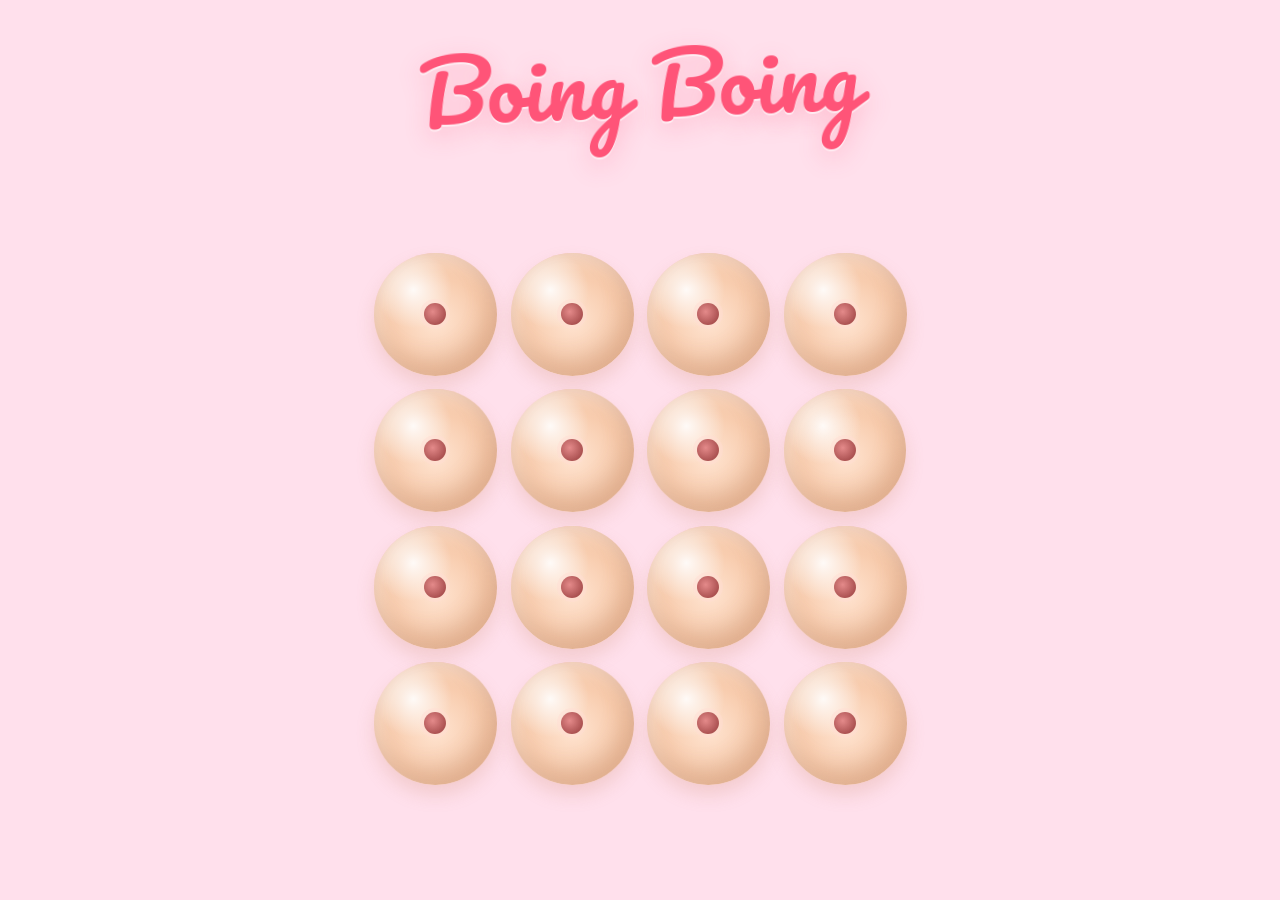
<file: index.html>
<!DOCTYPE html>
<html lang="en">
<head>
<meta charset="UTF-8" />
<meta name="viewport" content="width=device-width, initial-scale=1, user-scalable=no, viewport-fit=cover" />
<title>Boing Boing</title>
<meta name="description" content="A cute bouncy-ball minesweeper." />
<meta name="theme-color" content="#ffe0ec" />
<meta name="apple-mobile-web-app-capable" content="yes" />
<meta name="mobile-web-app-capable" content="yes" />
<meta name="apple-mobile-web-app-status-bar-style" content="black-translucent" />
<meta name="apple-mobile-web-app-title" content="Boing Boing" />
<link rel="manifest" href="manifest.webmanifest" />
<link rel="apple-touch-icon" sizes="180x180" href="https://raw.githubusercontent.com/alnany/boing-boing-assets/main/apple-touch-icon.png?v=5" />
<link rel="apple-touch-icon-precomposed" sizes="180x180" href="https://raw.githubusercontent.com/alnany/boing-boing-assets/main/apple-touch-icon.png?v=5" />
<link rel="icon" type="image/png" sizes="32x32" href="https://raw.githubusercontent.com/alnany/boing-boing-assets/main/favicon-32.png?v=5" />
<link rel="icon" type="image/png" sizes="64x64" href="https://raw.githubusercontent.com/alnany/boing-boing-assets/main/favicon-64.png?v=5" />
<link rel="preconnect" href="https://fonts.googleapis.com" />
<link rel="preconnect" href="https://fonts.gstatic.com" crossorigin />
<link rel="stylesheet" href="https://fonts.googleapis.com/css2?family=Pacifico&display=swap" />
<link rel="stylesheet" href="style.css?v=55" />
</head>
<body>
  <div class="frame">
    <h1 class="title">Boing Boing</h1>

    <main class="stage" id="stage">
      <div class="grid" id="grid"></div>

      <div class="overlay" id="overlay" hidden>
        <div class="card">
          <button id="again" class="ball" aria-label="Play again"></button>
        </div>
      </div>
    </main>
  </div>

  <canvas id="fx"></canvas>

  <script src="audio.js?v=55"></script>
  <script src="game.js?v=55"></script>
  <script>
    if ('serviceWorker' in navigator) {
      window.addEventListener('load', () => {
        navigator.serviceWorker.register('sw.js').catch(() => {});
      });
    }
  </script>
</body>
</html>
</file>
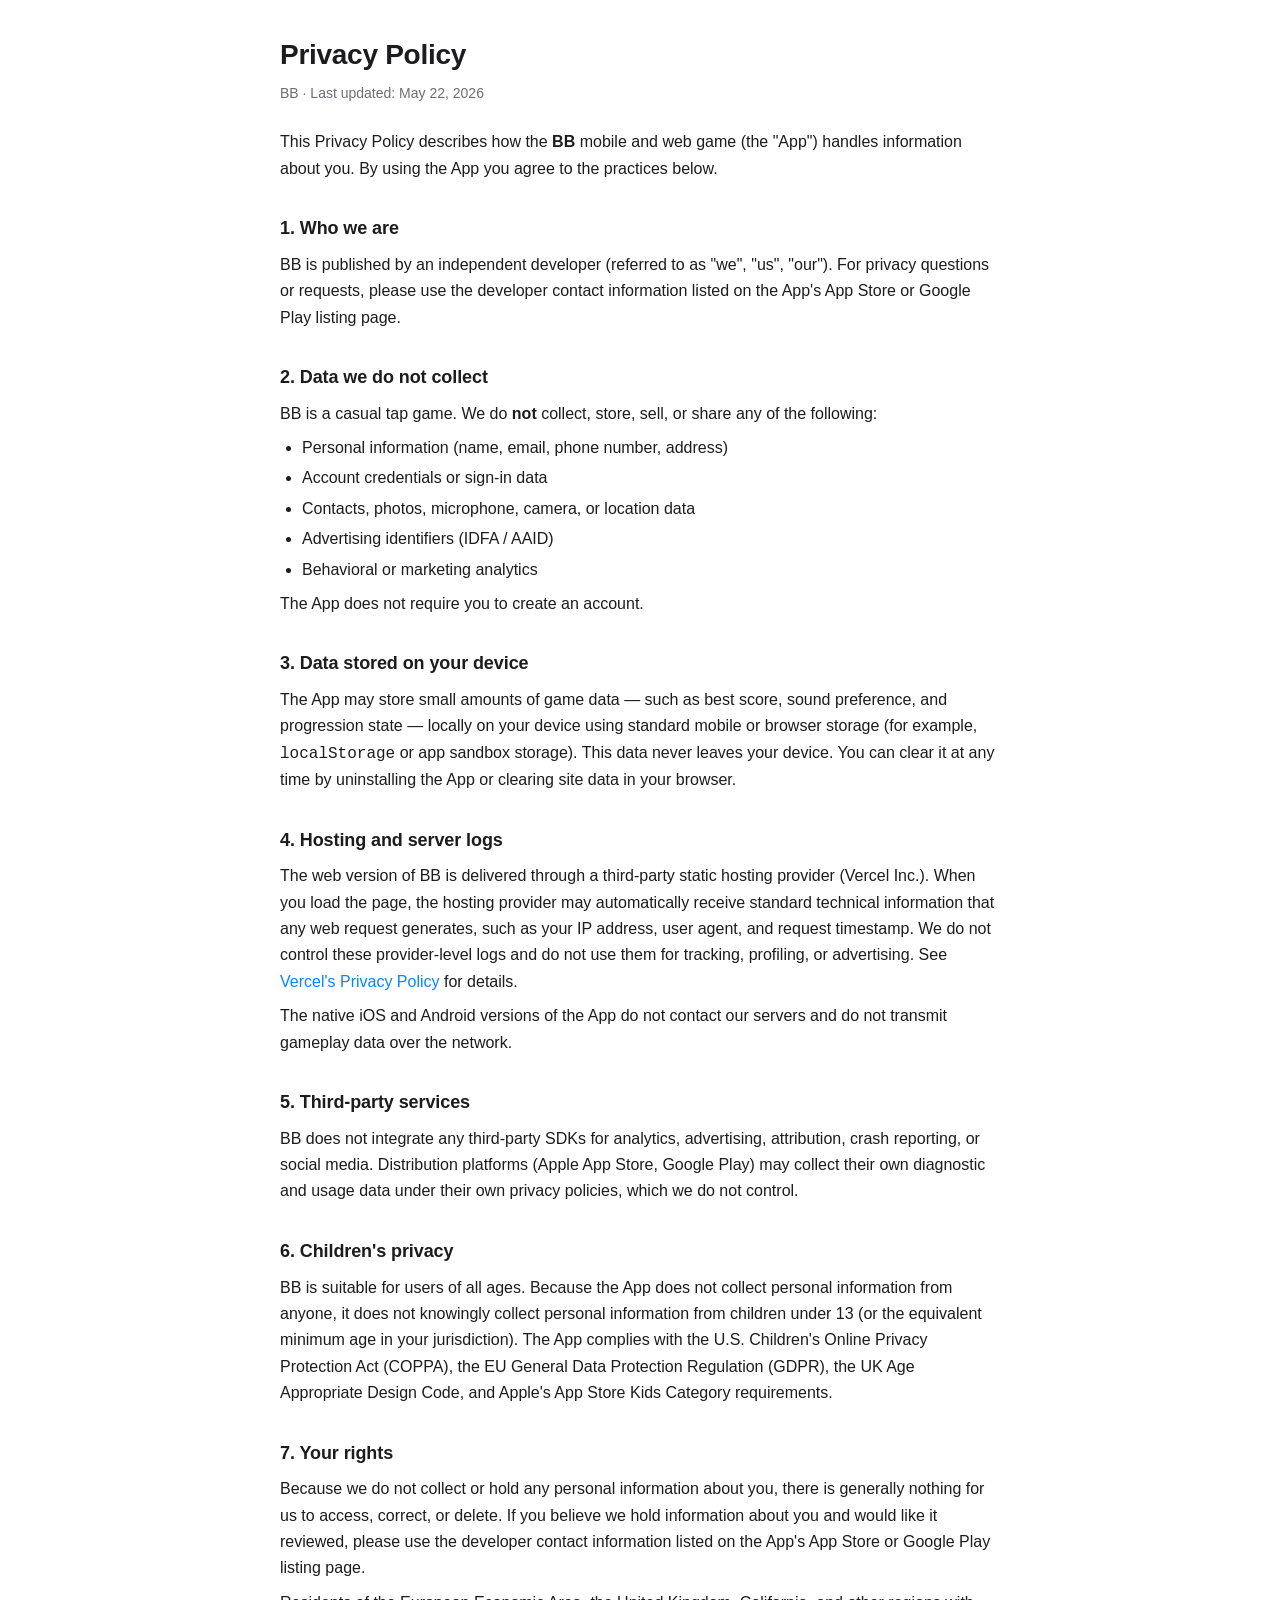
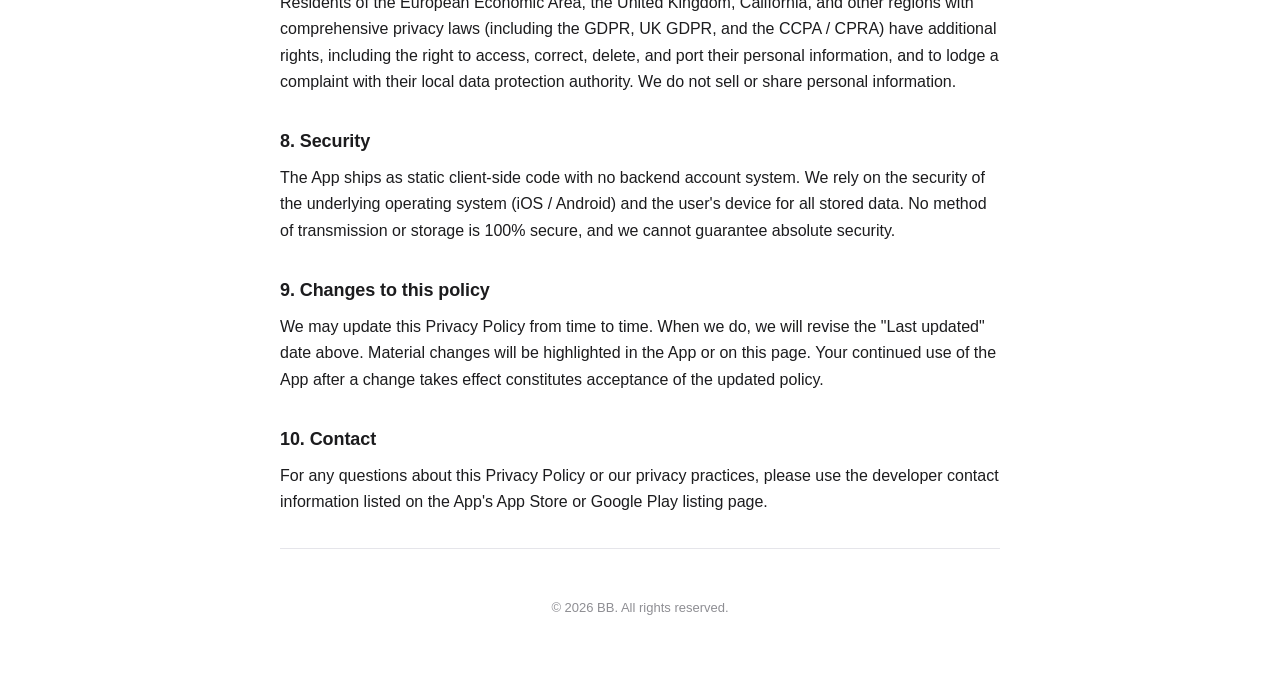
<file: privacy.html>
<!doctype html>
<html lang="en">
<head>
<meta charset="utf-8">
<meta name="viewport" content="width=device-width,initial-scale=1,viewport-fit=cover">
<title>Privacy Policy — BB</title>
<meta name="description" content="Privacy policy for the BB mobile game.">
<meta name="robots" content="index,follow">
<link rel="canonical" href="https://cailei-boing.vercel.app/privacy.html">
<style>
  :root { color-scheme: light dark; }
  * { box-sizing: border-box; }
  html, body { margin: 0; padding: 0; }
  body {
    font: 16px/1.65 -apple-system, BlinkMacSystemFont, "Segoe UI", Roboto, "Helvetica Neue", Arial, sans-serif;
    color: #1c1c1e;
    background: #fff;
    padding: 32px 20px 80px;
    -webkit-text-size-adjust: 100%;
  }
  main { max-width: 720px; margin: 0 auto; }
  h1 { font-size: 28px; margin: 0 0 4px; letter-spacing: -0.01em; }
  h2 { font-size: 18px; margin: 32px 0 8px; letter-spacing: -0.005em; }
  p, ul { margin: 8px 0; }
  ul { padding-left: 22px; }
  li { margin: 4px 0; }
  .meta { color: #6e6e73; font-size: 14px; margin: 0 0 24px; }
  a { color: #0a84ff; text-decoration: none; }
  a:hover { text-decoration: underline; }
  hr { border: 0; border-top: 1px solid #e5e5ea; margin: 32px 0; }
  footer { color: #8e8e93; font-size: 13px; margin-top: 48px; text-align: center; }
  @media (prefers-color-scheme: dark) {
    body { color: #f2f2f7; background: #000; }
    .meta { color: #8e8e93; }
    hr { border-top-color: #2c2c2e; }
    a { color: #0a84ff; }
  }
</style>
</head>
<body>
<main>
  <h1>Privacy Policy</h1>
  <p class="meta">BB &middot; Last updated: May 22, 2026</p>

  <p>This Privacy Policy describes how the <strong>BB</strong> mobile and web game (the "App") handles information about you. By using the App you agree to the practices below.</p>

  <h2>1. Who we are</h2>
  <p>BB is published by an independent developer (referred to as "we", "us", "our"). For privacy questions or requests, please use the developer contact information listed on the App's App Store or Google Play listing page.</p>

  <h2>2. Data we do not collect</h2>
  <p>BB is a casual tap game. We do <strong>not</strong> collect, store, sell, or share any of the following:</p>
  <ul>
    <li>Personal information (name, email, phone number, address)</li>
    <li>Account credentials or sign-in data</li>
    <li>Contacts, photos, microphone, camera, or location data</li>
    <li>Advertising identifiers (IDFA / AAID)</li>
    <li>Behavioral or marketing analytics</li>
  </ul>
  <p>The App does not require you to create an account.</p>

  <h2>3. Data stored on your device</h2>
  <p>The App may store small amounts of game data — such as best score, sound preference, and progression state — locally on your device using standard mobile or browser storage (for example, <code>localStorage</code> or app sandbox storage). This data never leaves your device. You can clear it at any time by uninstalling the App or clearing site data in your browser.</p>

  <h2>4. Hosting and server logs</h2>
  <p>The web version of BB is delivered through a third-party static hosting provider (Vercel Inc.). When you load the page, the hosting provider may automatically receive standard technical information that any web request generates, such as your IP address, user agent, and request timestamp. We do not control these provider-level logs and do not use them for tracking, profiling, or advertising. See <a href="https://vercel.com/legal/privacy-policy" target="_blank" rel="noopener">Vercel's Privacy Policy</a> for details.</p>
  <p>The native iOS and Android versions of the App do not contact our servers and do not transmit gameplay data over the network.</p>

  <h2>5. Third-party services</h2>
  <p>BB does not integrate any third-party SDKs for analytics, advertising, attribution, crash reporting, or social media. Distribution platforms (Apple App Store, Google Play) may collect their own diagnostic and usage data under their own privacy policies, which we do not control.</p>

  <h2>6. Children's privacy</h2>
  <p>BB is suitable for users of all ages. Because the App does not collect personal information from anyone, it does not knowingly collect personal information from children under 13 (or the equivalent minimum age in your jurisdiction). The App complies with the U.S. Children's Online Privacy Protection Act (COPPA), the EU General Data Protection Regulation (GDPR), the UK Age Appropriate Design Code, and Apple's App Store Kids Category requirements.</p>

  <h2>7. Your rights</h2>
  <p>Because we do not collect or hold any personal information about you, there is generally nothing for us to access, correct, or delete. If you believe we hold information about you and would like it reviewed, please use the developer contact information listed on the App's App Store or Google Play listing page.</p>
  <p>Residents of the European Economic Area, the United Kingdom, California, and other regions with comprehensive privacy laws (including the GDPR, UK GDPR, and the CCPA / CPRA) have additional rights, including the right to access, correct, delete, and port their personal information, and to lodge a complaint with their local data protection authority. We do not sell or share personal information.</p>

  <h2>8. Security</h2>
  <p>The App ships as static client-side code with no backend account system. We rely on the security of the underlying operating system (iOS / Android) and the user's device for all stored data. No method of transmission or storage is 100% secure, and we cannot guarantee absolute security.</p>

  <h2>9. Changes to this policy</h2>
  <p>We may update this Privacy Policy from time to time. When we do, we will revise the "Last updated" date above. Material changes will be highlighted in the App or on this page. Your continued use of the App after a change takes effect constitutes acceptance of the updated policy.</p>

  <h2>10. Contact</h2>
  <p>For any questions about this Privacy Policy or our privacy practices, please use the developer contact information listed on the App's App Store or Google Play listing page.</p>

  <hr>
  <footer>&copy; 2026 BB. All rights reserved.</footer>
</main>
</body>
</html>
</file>
<file: style.css>
* { box-sizing: border-box; margin: 0; padding: 0; }

:root {
  --bg1: #ffe0ec;
  --bg2: #ffc2d6;
  --ball1: #ffe4d1;   /* highlight: pale cream */
  --ball2: #f6c6a5;   /* midtone: light skin */
  --ball3: #d99877;   /* shadow: warm tan */
  --tip: #ff5478;
  --ink: #3b1c2a;
  --milk: #fffdf6;
}

html, body {
  width: 100%;
  /* Use the dynamic viewport (dvh) so the page tracks the actual
     visible area on mobile. 100% / 100vh both fall short on iOS. */
  height: 100dvh;
  min-height: 100dvh;
  /* iOS-Safari fallback for older builds where dvh is unreliable —
     -webkit-fill-available resolves to the actual visible height
     including under the bottom toolbar / home-indicator strip. */
  min-height: -webkit-fill-available;
  font-family: -apple-system, BlinkMacSystemFont, "PingFang SC", "Microsoft YaHei", system-ui, sans-serif;
  color: var(--ink);
  /* Background moved to body::before (fixed full-viewport layer) so
     the pink fill is guaranteed to reach the device edges on every
     browser, regardless of how it interprets dvh / safe-area / the
     dynamic toolbar geometry. */
  overflow: hidden;
  user-select: none;
  -webkit-tap-highlight-color: transparent;
  overscroll-behavior: none;
}

/* Bulletproof full-viewport background. position: fixed + inset: 0
   ALWAYS spans the visible viewport regardless of html/body height
   units, iOS URL-bar transitions, safe-area insets, or PWA standalone
   mode — the one CSS construct that survives every quirk we've seen
   on iPhone (incl. iPhone 17, where the persistent bottom toolbar
   left a visible white strip with dvh-only layout). z-index: -1 keeps
   it behind every paint layer (canvas, frame, overlay). */
html { background: var(--bg1); }
body::before {
  content: '';
  position: fixed;
  inset: 0;
  background: var(--bg1);
  z-index: -1;
  /* Smooth crossfade so the bg flip during the bomb eruption doesn't
     "snap" — it eases in over the same beat as the milk fountain. */
  transition: background 0.35s ease;
}
/* When the bomb fires, the page itself becomes milk-colored. This is
   a backstop for iOS PWA standalone mode where `position: fixed` on
   the milk canvas can be anchored inside the safe-area inset, leaving
   a strip behind the home indicator that the canvas never reaches.
   Painting the body that exact strip with milk-cream means even if
   the canvas misses pixels, those pixels read as milk, not pink. */
body.erupting::before {
  background: #fffdf6;
}
/* html bg flips too so the safe-area inset on iOS — which iOS fills
   from html's background, NOT body's — also turns milk-cream. */
html:has(body.erupting) { background: #fffdf6; }

.frame {
  position: relative;
  width: 100%;
  height: 100dvh;
  display: flex; flex-direction: column;
  align-items: center; justify-content: flex-start;
  padding: calc(env(safe-area-inset-top, 0px) + 20px) 16px calc(env(safe-area-inset-bottom, 0px) + 24px);
}

.title {
  font-family: 'Pacifico', cursive;
  font-weight: 400;
  font-size: clamp(48px, 10vw, 84px);
  /* Pacifico has long descenders (the 'g' in "Boing"); line-height: 1
     clipped them into the .stage area below, where the game-over
     overlay's blurred backdrop and falling milk drips visibly covered
     them. Bumping line-height + adding bottom padding keeps every
     glyph (and the soft text-shadow halo) inside the title's own box. */
  line-height: 1.25;
  text-align: center;
  color: var(--tip);
  text-shadow:
    0 2px 0 rgba(255,255,255,0.6),
    0 8px 24px rgba(255, 84, 120, 0.25);
  margin-top: 10px;
  margin-bottom: 6px;
  padding-bottom: 12px;
  letter-spacing: 0.5px;
  transform: rotate(-2deg);
  user-select: none;
  /* Lift the title above the milk-particle canvas (#fx, z-index: 20)
     and the game-over overlay (z-index: 10) so neither layer can ever
     obscure it after the bomb. position: relative is required for
     z-index to take effect on a static-by-default element. */
  position: relative;
  z-index: 40;
}

.stage {
  position: relative;
  width: min(560px, 100%);
  flex: 1;
  margin-top: 8px;
  display: flex; align-items: center; justify-content: center;
}

.grid {
  width: 100%;
  aspect-ratio: 1 / 1;
  max-height: 100%;
  display: grid;
  grid-template-columns: repeat(4, 1fr);
  grid-template-rows: repeat(4, 1fr);
  gap: 14px;
  padding: 14px;
}

/* The ball */
.ball {
  position: relative;
  width: 100%; height: 100%;
  border-radius: 50%;
  background:
    radial-gradient(circle at 32% 30%, rgba(255,255,255,0.9) 0%, rgba(255,255,255,0) 32%),
    radial-gradient(circle at 50% 55%, var(--ball1) 0%, var(--ball2) 60%, var(--ball3) 100%);
  box-shadow:
    inset -8px -14px 22px rgba(150, 90, 60, 0.22),
    inset 6px 10px 18px rgba(255, 255, 255, 0.45),
    0 10px 18px rgba(200, 130, 100, 0.22);
  cursor: pointer;
  transform-origin: center;
  /* Allow simultaneous independent taps across the grid: disable the
     browser's double-tap zoom + 300ms click delay on each ball so every
     pointerdown fires immediately and in parallel. */
  touch-action: manipulation;
  -webkit-tap-highlight-color: transparent;
  /* Jello physics writes transform directly on the element via JS.
     No baseline CSS animation — the device-motion loop owns the motion. */
}
.ball::after {
  content: "";
  position: absolute;
  left: 50%; top: 50%;
  width: 18%; height: 18%;
  transform: translate(-50%, -50%);
  border-radius: 50%;
  background: radial-gradient(circle at 40% 40%, #e48a8a 0%, #a44a4a 80%);
  box-shadow: 0 0 0 4px rgba(255, 220, 210, 0.45);
}
.ball.jiggle { animation: jiggle 0.9s cubic-bezier(.2,.8,.2,1.2) both; }
@keyframes jiggle {
  0%    { transform: scale(1, 1); }
  8%    { transform: scale(1.3, 0.75); }     /* squish wide */
  18%   { transform: scale(0.78, 1.28); }    /* stretch tall */
  28%   { transform: scale(1.18, 0.85); }    /* bounce back */
  38%   { transform: scale(0.88, 1.15); }
  48%   { transform: scale(1.08, 0.93); }
  58%   { transform: scale(0.95, 1.06); }
  68%   { transform: scale(1.02, 0.98); opacity: 1; }
  78%   { transform: scale(1, 1); opacity: 1; }
  100%  { transform: scale(0, 0); opacity: 0; }
}

.ball.warn { animation: warn 1.1s ease-in-out both; z-index: 5; }
@keyframes warn {
  0%   { transform: scale(1) rotate(0); }
  10%  { transform: scale(1.12, 0.88) rotate(-6deg); }
  20%  { transform: scale(0.9, 1.14) rotate(6deg); }
  30%  { transform: scale(1.16, 0.84) rotate(-8deg); }
  40%  { transform: scale(0.88, 1.18) rotate(8deg); }
  50%  { transform: scale(1.2, 0.82) rotate(-10deg); }
  60%  { transform: scale(0.85, 1.22) rotate(10deg); }
  70%  { transform: scale(1.26, 0.8) rotate(-12deg); }
  80%  { transform: scale(0.82, 1.26) rotate(12deg); }
  90%  { transform: scale(1.32, 0.74) rotate(0); }
  100% { transform: scale(1.45) rotate(0); }
}

.ball.boom { animation: boom 0.9s cubic-bezier(.4, .1, .4, 1) both; z-index: 25; }
@keyframes boom {
  0%   { transform: scale(1.45) rotate(0); }
  10%  { transform: scale(1.6, 1.4) rotate(-4deg); }
  20%  { transform: scale(1.4, 1.7) rotate(4deg); }
  35%  { transform: scale(1.8, 1.3) rotate(-6deg); }
  50%  { transform: scale(1.3, 1.9) rotate(6deg); }
  65%  { transform: scale(2.0, 1.2) rotate(-8deg); }
  80%  { transform: scale(2.3) rotate(0); opacity: 1; }
  90%  { transform: scale(2.6) rotate(0); opacity: 0.7; }
  100% { transform: scale(0) rotate(0); opacity: 0; }
}

/* The bomb's visible life used to be split across `.warn` (1.1s shake) and
   `.boom` (0.9s inflate-and-pop) with a JS class swap at the boundary. The
   swap raced against rAF / animationend / inline-style writes from the
   device-motion loop, which intermittently dropped the visual on Safari.
   `.detonate` runs both phases as a single 2.0s animation so the visual is
   atomic — nothing in JS can drop or interrupt a phase. The two original
   phases keep their distinct easings via the comma-list animation syntax.
   `forwards` fill on `warn` holds it at scale(1.45) precisely when `boom`
   starts, so the seam is invisible. */
.ball.detonate {
  animation:
    warn 1.1s ease-in-out 0s forwards,
    boom 0.9s cubic-bezier(.4, .1, .4, 1) 1.1s forwards;
  z-index: 25;
}

/* Shake the whole stage when bomb is hit — long sustained rumble that
   slowly decays over ~2.6s, so the eruption really feels earth-moving. */
.stage.shake { animation: shake 2.6s cubic-bezier(.36,.07,.19,.97) both; }
@keyframes shake {
  0%   { transform: translate(0,0) rotate(0); }
  /* Phase 1 (0–30%): violent initial jolt */
  3%   { transform: translate(-10px, 4px)  rotate(-1.6deg); }
  6%   { transform: translate( 9px,-5px)   rotate( 1.6deg); }
  9%   { transform: translate(-8px, 4px)   rotate(-1.3deg); }
  12%  { transform: translate( 9px, 3px)   rotate( 1.3deg); }
  15%  { transform: translate(-7px,-3px)   rotate(-1.1deg); }
  18%  { transform: translate( 8px, 4px)   rotate( 1.1deg); }
  22%  { transform: translate(-6px, 3px)   rotate(-0.9deg); }
  26%  { transform: translate( 7px,-3px)   rotate( 0.9deg); }
  /* Phase 2 (30–65%): strong rumble */
  30%  { transform: translate(-6px, 3px)   rotate(-0.8deg); }
  35%  { transform: translate( 6px,-2px)   rotate( 0.7deg); }
  40%  { transform: translate(-5px, 2px)   rotate(-0.6deg); }
  45%  { transform: translate( 5px, 2px)   rotate( 0.6deg); }
  50%  { transform: translate(-4px,-2px)   rotate(-0.5deg); }
  55%  { transform: translate( 4px, 2px)   rotate( 0.5deg); }
  60%  { transform: translate(-3px, 2px)   rotate(-0.4deg); }
  65%  { transform: translate( 3px,-1px)   rotate( 0.3deg); }
  /* Phase 3 (65–100%): residual tremor fading to rest */
  70%  { transform: translate(-2px, 2px)   rotate(-0.25deg); }
  76%  { transform: translate( 2px,-1px)   rotate( 0.2deg); }
  82%  { transform: translate(-2px, 1px)   rotate(-0.15deg); }
  88%  { transform: translate( 1px, 1px)   rotate( 0.1deg); }
  94%  { transform: translate(-1px, 0)     rotate(-0.05deg); }
  100% { transform: translate(0,0)         rotate(0); }
}

#fx {
  /* Anchor at the top-left of the viewport. JS sets style.width and
     style.height to comfortably overshoot the bottom edge so iOS PWA's
     persistent home-indicator strip is always covered, even if iOS
     measures position:fixed against the safe-area inset rather than
     the literal screen edge. The extra height is purely buffer — it
     extends past the home indicator and is invisible. */
  position: fixed;
  top: 0;
  left: 0;
  pointer-events: none;
  z-index: 20;
}

.overlay {
  position: absolute; inset: 0;
  display: flex; align-items: center; justify-content: center;
  background: rgba(255, 220, 232, 0.55);
  backdrop-filter: blur(6px);
  border-radius: 16px;
  z-index: 10;
  animation: fadeIn 0.4s ease;
}
.overlay[hidden] { display: none !important; }
@keyframes fadeIn { from { opacity: 0; } to { opacity: 1; } }

.overlay .card {
  background: transparent;
  padding: 0;
  border-radius: 50%;
  box-shadow: none;
}
/* Play-again button IS a ball — uses the exact .ball art via shared class,
   just sized up. All gradients, shadows, and the center dot come from
   the .ball rule; this block only overrides size, resets <button> chrome,
   and adds a subtle breathing idle. */
.overlay button.ball {
  border: none;
  padding: 0;
  outline: none;
  width: min(58vw, 280px);
  height: min(58vw, 280px);
  /* Device-motion physics writes these custom props; hover/active then
     stack a scale on top via the separate `scale` property. */
  --wx: 0px;
  --wy: 0px;
  --rz: 0deg;
  transform: translate3d(var(--wx), var(--wy), 0) rotate(var(--rz));
  scale: 1;
  transition: scale 0.18s ease;
}
.overlay button.ball:hover  { scale: 1.03; }
.overlay button.ball:active { scale: 0.94; }

@media (max-width: 480px) {
  .grid { gap: 10px; padding: 8px; }
}
</file>
